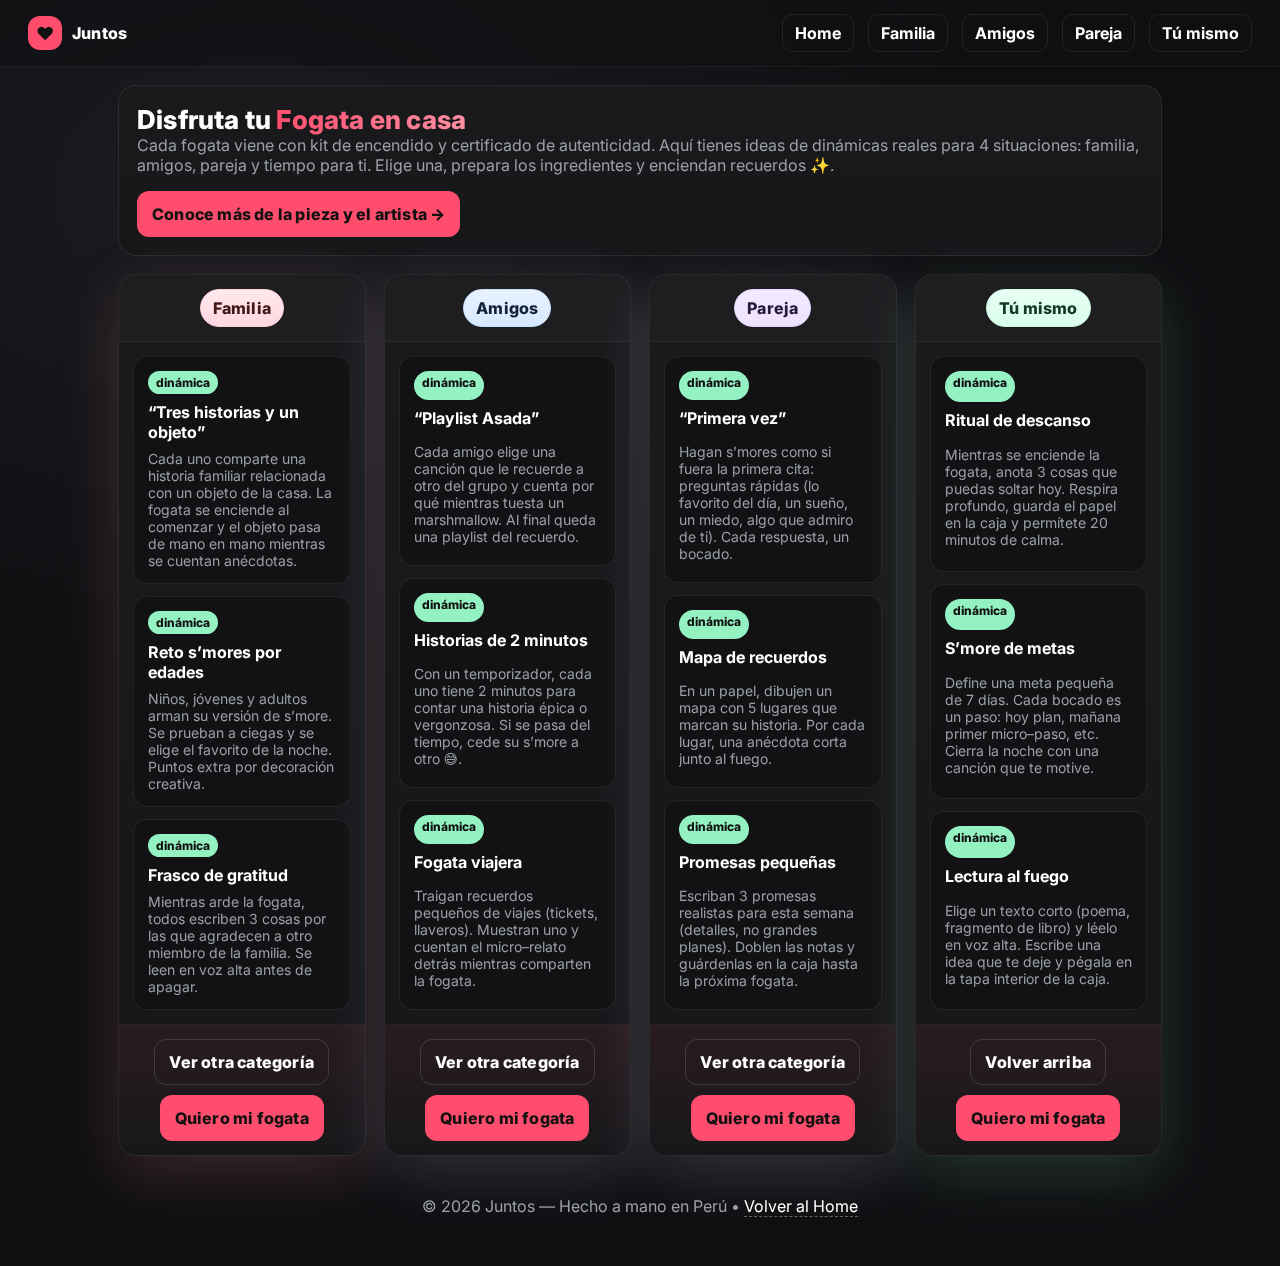
<file: dinamica.html>
<!DOCTYPE html>
<html lang="es">
<head>
  <meta charset="utf-8" />
  <meta name="viewport" content="width=device-width, initial-scale=1" />
  <title>Dinámicas — Juntos | Fogata en casa</title>
  <meta name="description" content="Ideas de dinámicas para disfrutar tu Fogata en casa con familia, amigos, pareja o tú mismo.">
  <link rel="preconnect" href="https://fonts.gstatic.com" crossorigin>
  <link href="https://fonts.googleapis.com/css2?family=Inter:wght@300;400;600;800&display=swap" rel="stylesheet">
  <style>
    :root{
      --brand:#ff4d6d;          /* Coral Juntos */
      --brand-2:#ff8fa3;        /* Coral claro */
      --ink:#0f0f10;            /* Gris carbón */
      --card:#151518;
      --cream:#fff7f8;          /* Crema cálida */
      --muted:#9aa0a6;
      --ok:#94f2c2;             /* acentos suaves */
      --sky:#d6e8ff;
      --lav:#f1e6ff;
      --max:1100px;
      --shadow:0 14px 40px rgba(0,0,0,.25);
      --radius:18px;
    }
    *{box-sizing:border-box}
    html:focus-within{scroll-behavior:smooth}
    body{
      margin:0; font-family:Inter,system-ui,-apple-system,Segoe UI,Roboto,Arial,sans-serif;
      color:#fff; background:
        radial-gradient(1200px 800px at 20% 15%, #1b1c20, #0f0f12 60%),
        linear-gradient(180deg, #141418, #0f0f12);
    }

    /* Header */
    .site-header{
      position:sticky; top:0; z-index:50;
      display:flex; align-items:center; justify-content:space-between;
      gap:18px; padding:14px min(4vw,28px);
      background:rgba(16,16,18,.55); backdrop-filter:saturate(140%) blur(8px);
      border-bottom:1px solid rgba(255,255,255,.06);
    }
    .brand{display:flex; align-items:center; gap:10px; text-decoration:none; color:#fff; font-weight:800}
    .brand__logo{display:grid; place-items:center; width:34px; height:34px; border-radius:12px; background:var(--brand); color:#111; font-size:18px}
    .brand__text{letter-spacing:.2px}
    .nav{display:flex; gap:14px}
    .nav a{color:#fff; text-decoration:none; padding:8px 12px; border:1px solid rgba(255,255,255,.08); border-radius:10px; font-weight:700}
    .nav a:hover{border-color:rgba(255,255,255,.22)}

    /* Info band */
    .info-band{
      width:100%; background:linear-gradient(180deg, #1a1a1d, #17171a);
      border:1px solid rgba(255,255,255,.08);
      border-radius:18px; padding:18px;
    }
    .intro{
      max-width:var(--max); margin:18px auto; padding:0 min(4vw,28px);
      display:grid; gap:12px;
    }
    .intro h1{
      margin:0; font-size:clamp(20px,2.4vw,26px); font-weight:800; letter-spacing:.2px
    }
    .intro p{margin:0; color:var(--muted)}

    /* Grid 4 columnas */
    .sections{
      max-width:var(--max); margin:18px auto 40px; padding:0 min(4vw,28px);
      display:grid; grid-template-columns:repeat(4, 1fr); gap:18px;
    }

    /* Columna */
    .col{
      background:linear-gradient(180deg, #1a1a1d, #17171a);
      border:1px solid rgba(255,255,255,.08);
      border-radius:var(--radius); box-shadow:var(--shadow);
      overflow:hidden; display:grid; grid-template-rows:auto 1fr auto;
      min-height:520px;
    }

    /* Encabezado de columna con tags */
    .col__head{
      padding:14px; display:flex; align-items:center; justify-content:center; gap:10px;
      background:rgba(255,255,255,.02); border-bottom:1px solid rgba(255,255,255,.06);
    }
    .tag{
      display:inline-flex; align-items:center; gap:8px;
      padding:8px 12px; border-radius:999px; font-weight:800; letter-spacing:.2px;
      border:1px solid rgba(255,255,255,.12); background:rgba(255,255,255,.05)
    }
    .tag--fam{background:linear-gradient(180deg,#ffe9ed,#ffd7e1); color:#451818; border-color:#ffd0da}
    .tag--ami{background:linear-gradient(180deg,#e9f3ff,#d6e8ff); color:#12223a; border-color:#cbe0ff}
    .tag--par{background:linear-gradient(180deg,#f4eaff,#eee1ff); color:#281a3a; border-color:#e3d6ff}
    .tag--yo {background:linear-gradient(180deg,#e8fff5,#d8ffe9); color:#153829; border-color:#c7f7df}

    /* Contenido de ideas */
    .ideas{padding:14px; display:grid; gap:12px}
    .idea{
      background:#121214; border:1px solid rgba(255,255,255,.08);
      border-radius:14px; padding:14px; display:grid; gap:8px;
    }
    .idea h3{margin:0; font-size:16px}
    .idea p{margin:0; color:var(--muted); font-size:14px}
    .badge{font-size:12px; font-weight:800; color:#111; background:var(--ok); border-radius:999px; padding:4px 8px; width:max-content}

    /* CTA base por columna */
    .col__cta{
      padding:14px; display:flex; justify-content:center; gap:10px; flex-wrap:wrap;
      border-top:1px solid rgba(255,255,255,.06);
      background:linear-gradient(180deg, rgba(255,77,109,.08), rgba(255,77,109,.0));
    }
    .btn{
      display:inline-flex; align-items:center; justify-content:center; gap:8px;
      border-radius:12px; padding:12px 14px; text-decoration:none;
      border:1px solid rgba(255,255,255,.14); color:#fff; font-weight:800; letter-spacing:.2px;
    }
    .btn--primary{background:var(--brand); border-color:transparent; color:#111}
    .btn--ghost{background:transparent}
    .btn:hover{filter:brightness(1.05) saturate(1.02)}

    /* Fajas de color bajo cada columna (sutil) */
    .col--fam{box-shadow:0 18px 60px rgba(255,143,163,.18)}
    .col--ami{box-shadow:0 18px 60px rgba(214,232,255,.16)}
    .col--par{box-shadow:0 18px 60px rgba(241,230,255,.16)}
    .col--yo {box-shadow:0 18px 60px rgba(148,242,194,.16)}

    /* Footer */
    .site-footer{max-width:var(--max); margin:30px auto 50px; padding:0 min(4vw,28px); color:var(--muted); text-align:center}

    /* Responsive */
    @media (max-width: 1100px){
      .sections{grid-template-columns:repeat(2, 1fr)}
    }
    @media (max-width: 640px){
      .nav{display:none}
      .sections{grid-template-columns:1fr}
      .col{min-height:unset}
    }
  </style>
</head>
<body>
  <!-- Header -->
  <header class="site-header">
    <a class="brand" href="index.html" aria-label="Volver a Juntos">
      <span class="brand__logo">❤</span>
      <span class="brand__text">Juntos</span>
    </a>
    <nav class="nav">
      <a href="index.html">Home</a>
      <a href="#familia">Familia</a>
      <a href="#amigos">Amigos</a>
      <a href="#pareja">Pareja</a>
      <a href="#tuyo">Tú mismo</a>
    </nav>
  </header>

<!-- Banda de información del producto -->
<section class="intro">
  <div class="info-band">
    <h1>
      Disfruta tu <span style="background:linear-gradient(90deg,var(--brand),var(--brand-2));
        -webkit-background-clip:text;background-clip:text;color:transparent">Fogata en casa</span>
    </h1>
    <p>
      Cada fogata viene con kit de encendido y certificado de autenticidad. Aquí tienes
      ideas de dinámicas reales para 4 situaciones: familia, amigos, pareja y tiempo para ti.
      Elige una, prepara los ingredientes y enciendan recuerdos ✨.
    </p>

    <!-- Botón nuevo -->
    <div style="margin-top:16px; display:flex; flex-wrap:wrap; gap:12px;">
      <a class="btn btn--primary"
         href="https://caveny18.github.io/pagina-de-arte/escultura-ceramica.html"
         target="_blank" rel="noopener">
        Conoce más de la pieza y el artista →
      </a>
    </div>
  </div>
</section>


  <!-- Cuatro columnas -->
  <section class="sections">
    <!-- FAMILIA -->
    <article id="familia" class="col col--fam">
      <div class="col__head">
        <span class="tag tag--fam">Familia</span>
      </div>
      <div class="ideas">
        <div class="idea">
          <div class="badge">dinámica</div>
          <h3>“Tres historias y un objeto”</h3>
          <p>Cada uno comparte una historia familiar relacionada con un objeto de la casa. La fogata
          se enciende al comenzar y el objeto pasa de mano en mano mientras se cuentan anécdotas.</p>
        </div>
        <div class="idea">
          <div class="badge">dinámica</div>
          <h3>Reto s’mores por edades</h3>
          <p>Niños, jóvenes y adultos arman su versión de s’more. Se prueban a ciegas y se elige
          el favorito de la noche. Puntos extra por decoración creativa.</p>
        </div>
        <div class="idea">
          <div class="badge">dinámica</div>
          <h3>Frasco de gratitud</h3>
          <p>Mientras arde la fogata, todos escriben 3 cosas por las que agradecen a otro miembro
          de la familia. Se leen en voz alta antes de apagar.</p>
        </div>
      </div>
      <div class="col__cta">
        <a class="btn btn--ghost" href="#amigos">Ver otra categoría</a>
        <a class="btn btn--primary" href="https://api.whatsapp.com/message/4VXZPW2XW7JHJ1?autoload=1&app_absent=0" target="_blank" rel="noopener">Quiero mi fogata</a>
      </div>
    </article>

    <!-- AMIGOS -->
    <article id="amigos" class="col col--ami">
      <div class="col__head">
        <span class="tag tag--ami">Amigos</span>
      </div>
      <div class="ideas">
        <div class="idea">
          <div class="badge">dinámica</div>
          <h3>“Playlist Asada”</h3>
          <p>Cada amigo elige una canción que le recuerde a otro del grupo y cuenta por qué
          mientras tuesta un marshmallow. Al final queda una playlist del recuerdo.</p>
        </div>
        <div class="idea">
          <div class="badge">dinámica</div>
          <h3>Historias de 2 minutos</h3>
          <p>Con un temporizador, cada uno tiene 2 minutos para contar una historia épica o
          vergonzosa. Si se pasa del tiempo, cede su s’more a otro 😅.</p>
        </div>
        <div class="idea">
          <div class="badge">dinámica</div>
          <h3>Fogata viajera</h3>
          <p>Traigan recuerdos pequeños de viajes (tickets, llaveros). Muestran uno y cuentan
          el micro–relato detrás mientras comparten la fogata.</p>
        </div>
      </div>
      <div class="col__cta">
        <a class="btn btn--ghost" href="#pareja">Ver otra categoría</a>
        <a class="btn btn--primary" href="https://api.whatsapp.com/message/4VXZPW2XW7JHJ1?autoload=1&app_absent=0" target="_blank" rel="noopener">Quiero mi fogata</a>
      </div>
    </article>

    <!-- PAREJA -->
    <article id="pareja" class="col col--par">
      <div class="col__head">
        <span class="tag tag--par">Pareja</span>
      </div>
      <div class="ideas">
        <div class="idea">
          <div class="badge">dinámica</div>
          <h3>“Primera vez”</h3>
          <p>Hagan s’mores como si fuera la primera cita: preguntas rápidas (lo favorito del día,
          un sueño, un miedo, algo que admiro de ti). Cada respuesta, un bocado.</p>
        </div>
        <div class="idea">
          <div class="badge">dinámica</div>
          <h3>Mapa de recuerdos</h3>
          <p>En un papel, dibujen un mapa con 5 lugares que marcan su historia. Por cada lugar,
          una anécdota corta junto al fuego.</p>
        </div>
        <div class="idea">
          <div class="badge">dinámica</div>
          <h3>Promesas pequeñas</h3>
          <p>Escriban 3 promesas realistas para esta semana (detalles, no grandes planes).
          Doblen las notas y guárdenlas en la caja hasta la próxima fogata.</p>
        </div>
      </div>
      <div class="col__cta">
        <a class="btn btn--ghost" href="#tuyo">Ver otra categoría</a>
        <a class="btn btn--primary" href="https://api.whatsapp.com/message/4VXZPW2XW7JHJ1?autoload=1&app_absent=0" target="_blank" rel="noopener">Quiero mi fogata</a>
      </div>
    </article>

    <!-- TÚ MISMO -->
    <article id="tuyo" class="col col--yo">
      <div class="col__head">
        <span class="tag tag--yo">Tú mismo</span>
      </div>
      <div class="ideas">
        <div class="idea">
          <div class="badge">dinámica</div>
          <h3>Ritual de descanso</h3>
          <p>Mientras se enciende la fogata, anota 3 cosas que puedas soltar hoy. Respira profundo,
          guarda el papel en la caja y permítete 20 minutos de calma.</p>
        </div>
        <div class="idea">
          <div class="badge">dinámica</div>
          <h3>S’more de metas</h3>
          <p>Define una meta pequeña de 7 días. Cada bocado es un paso: hoy plan, mañana
          primer micro–paso, etc. Cierra la noche con una canción que te motive.</p>
        </div>
        <div class="idea">
          <div class="badge">dinámica</div>
          <h3>Lectura al fuego</h3>
          <p>Elige un texto corto (poema, fragmento de libro) y léelo en voz alta. Escribe una
          idea que te deje y pégala en la tapa interior de la caja.</p>
        </div>
      </div>
      <div class="col__cta">
        <a class="btn btn--ghost" href="#familia">Volver arriba</a>
        <a class="btn btn--primary" href="https://api.whatsapp.com/message/4VXZPW2XW7JHJ1?autoload=1&app_absent=0" target="_blank" rel="noopener">Quiero mi fogata</a>
      </div>
    </article>
  </section>

  <footer class="site-footer">
    <p>© <span id="year"></span> Juntos — Hecho a mano en Perú • <a href="index.html" style="color:#fff;text-decoration:none;border-bottom:1px dashed rgba(255,255,255,.35)">Volver al Home</a></p>
  </footer>

  <script>
    document.querySelectorAll("#year").forEach(n=>n.textContent=new Date().getFullYear());
  </script>
</body>
</html>
</file>
